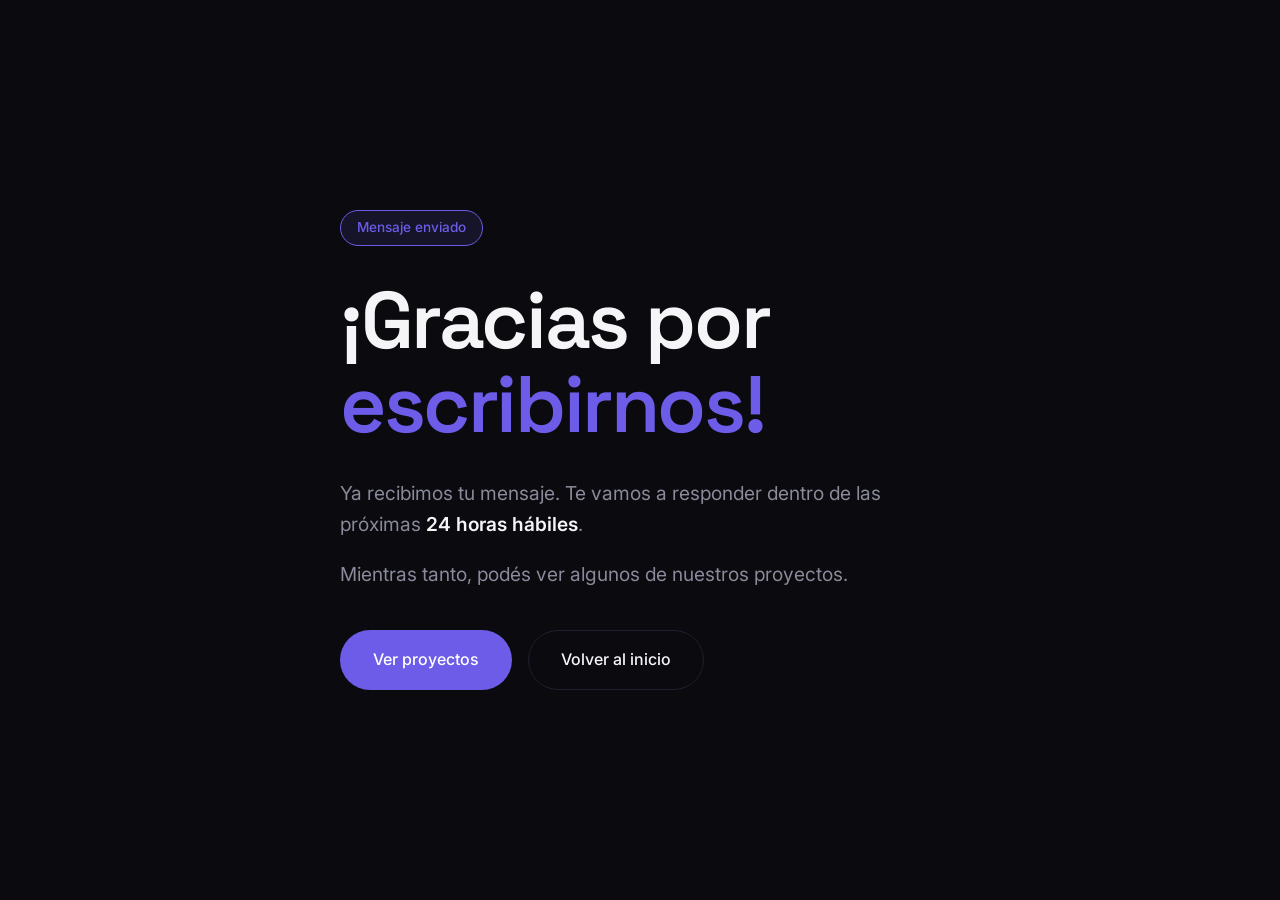
<file: gracias.html>
<!DOCTYPE html>
<html lang="es" data-theme="dark">
<head>
    <meta charset="UTF-8" />
    <meta name="viewport" content="width=device-width, initial-scale=1.0" />

    <title>¡Gracias! · NSK Estudio Digital</title>
    <meta name="description" content="Gracias por escribirnos. Te respondemos a la brevedad." />
    <meta name="robots" content="noindex, follow" />

    <link rel="icon" type="image/svg+xml" href="assets/svg/logo-nsk.svg" />

    <link rel="preconnect" href="https://fonts.googleapis.com">
    <link rel="preconnect" href="https://fonts.gstatic.com" crossorigin>
    <link href="https://fonts.googleapis.com/css2?family=Inter:wght@400;500;600;700&family=Space+Grotesk:wght@500;600;700&display=swap" rel="stylesheet">

    <link rel="stylesheet" href="css/styles.css" />
</head>
<body>

    <main class="thanks-page">
        <div class="container thanks-page__inner">

            <span class="thanks-page__badge">Mensaje enviado</span>

            <h1 class="thanks-page__title">
                ¡Gracias por<br />
                <em>escribirnos!</em>
            </h1>

            <p class="thanks-page__desc">
                Ya recibimos tu mensaje. Te vamos a responder dentro de las próximas <strong>24 horas hábiles</strong>.
            </p>

            <p class="thanks-page__desc">
                Mientras tanto, podés ver algunos de nuestros proyectos.
            </p>

            <div class="thanks-page__actions">
                <a href="index.html#proyectos" class="btn btn--primary btn--lg">Ver proyectos</a>
                <a href="index.html" class="btn btn--ghost btn--lg">Volver al inicio</a>
            </div>

        </div>
    </main>

</body>
</html>
</file>
<file: css/styles.css>
/* ========================================= */
/* ===== RESET & BASE ===== */
/* ========================================= */
*,
*::before,
*::after {
    margin: 0;
    padding: 0;
    box-sizing: border-box;
}

:root {
    --bg: #0A0A0F;
    --bg-alt: #11111A;
    --surface: #15151F;
    --border: #1F1F2E;
    --text: #F5F5F7;
    --text-muted: #8A8A9A;
    --accent: #6C5CE7;
    --accent-hover: #5B4BD6;
    --accent-soft: rgba(108, 92, 231, 0.12);
    --shadow: 0 10px 40px rgba(0, 0, 0, 0.5);

    --font-display: 'Space Grotesk', sans-serif;
    --font-body: 'Inter', sans-serif;

    --radius-sm: 8px;
    --radius: 16px;
    --radius-lg: 24px;
    --transition: 0.3s cubic-bezier(0.4, 0, 0.2, 1);
}

[data-theme="light"] {
    --bg: #FAFAFB;
    --bg-alt: #F2F2F5;
    --surface: #FFFFFF;
    --border: #E5E5EC;
    --text: #0A0A0F;
    --text-muted: #5A5A6A;
    --accent: #6C5CE7;
    --accent-hover: #5B4BD6;
    --accent-soft: rgba(108, 92, 231, 0.08);
    --shadow: 0 10px 40px rgba(10, 10, 15, 0.08);
}

html {
    scroll-behavior: smooth;
    scroll-padding-top: 90px;
}

body {
    font-family: var(--font-body);
    background-color: var(--bg);
    color: var(--text);
    line-height: 1.6;
    -webkit-font-smoothing: antialiased;
    transition: background-color var(--transition), color var(--transition);
    overflow-x: hidden;
}

.container {
    max-width: 1200px;
    margin: 0 auto;
    padding: 0 24px;
}

a {
    color: inherit;
    text-decoration: none;
    transition: var(--transition);
}

ul {
    list-style: none;
}

img {
    display: block;
    max-width: 100%;
    height: auto;
}

h1, h2, h3, h4, h5 {
    font-family: var(--font-display);
    font-weight: 600;
    line-height: 1.1;
    letter-spacing: -0.02em;
}

/* ========================================= */
/* ===== BOTONES ===== */
/* ========================================= */
.btn {
    display: inline-flex;
    align-items: center;
    justify-content: center;
    gap: 8px;
    padding: 14px 28px;
    border-radius: 100px;
    font-family: var(--font-body);
    font-weight: 500;
    font-size: 0.95rem;
    border: 1px solid transparent;
    cursor: pointer;
    transition: var(--transition);
    text-align: center;
    white-space: nowrap;
}

.btn--primary {
    background-color: var(--accent);
    color: #fff;
}
.btn--primary:hover,
.btn--primary:focus {
    background-color: var(--accent-hover);
    transform: translateY(-2px);
    box-shadow: 0 12px 30px var(--accent-soft);
}

.btn--ghost {
    background: transparent;
    color: var(--text);
    border-color: var(--border);
}
.btn--ghost:hover,
.btn--ghost:focus {
    background-color: var(--surface);
    border-color: var(--text-muted);
}

.btn--small {
    padding: 10px 20px;
    font-size: 0.875rem;
}

.btn--lg {
    padding: 16px 32px;
    font-size: 1rem;
}

.btn--full {
    width: 100%;
}

/* ========================================= */
/* ===== HEADER ===== */
/* ========================================= */
.header {
    position: sticky;
    top: 0;
    z-index: 100;
    background-color: transparent;
    border-bottom: 1px solid transparent;
    transition: var(--transition);
}

.header.is-scrolled {
    background-color: rgba(10, 10, 15, 0.75);
    backdrop-filter: blur(20px);
    -webkit-backdrop-filter: blur(20px);
    border-bottom-color: var(--border);
}

[data-theme="light"] .header.is-scrolled {
    background-color: rgba(250, 250, 251, 0.75);
}

.header__inner {
    display: flex;
    align-items: center;
    justify-content: space-between;
    padding: 20px 0;
    gap: 20px;
}

.logo__mark {
    font-family: var(--font-display);
    font-weight: 700;
    font-size: 1.5rem;
    letter-spacing: -0.04em;
    color: var(--text);
    display: inline-block;
}

.nav__list {
    display: flex;
    gap: 32px;
}
.nav__list a {
    font-size: 0.95rem;
    color: var(--text-muted);
    font-weight: 500;
}
.nav__list a:hover,
.nav__list a:focus {
    color: var(--text);
}

.header__actions {
    display: flex;
    align-items: center;
    gap: 12px;
}

.theme-toggle {
    background: none;
    border: 1px solid var(--border);
    color: var(--text-muted);
    cursor: pointer;
    padding: 8px;
    border-radius: 50%;
    display: flex;
    align-items: center;
    justify-content: center;
    transition: var(--transition);
}
.theme-toggle:hover,
.theme-toggle:focus {
    color: var(--text);
    border-color: var(--text-muted);
    transform: rotate(15deg);
}

.hamburger {
    display: none;
    flex-direction: column;
    gap: 5px;
    background: none;
    border: none;
    cursor: pointer;
    padding: 8px;
}
.hamburger span {
    width: 24px;
    height: 2px;
    background-color: var(--text);
    border-radius: 4px;
    transition: var(--transition);
}
.hamburger.is-active span:nth-child(1) {
    transform: rotate(45deg) translate(5px, 5px);
}
.hamburger.is-active span:nth-child(2) {
    opacity: 0;
}
.hamburger.is-active span:nth-child(3) {
    transform: rotate(-45deg) translate(5px, -5px);
}

.mobile-menu {
    display: none;
    flex-direction: column;
    background-color: var(--surface);
    border-top: 1px solid var(--border);
    padding: 20px 24px;
}
.mobile-menu.is-open {
    display: flex;
}
.mobile-menu a {
    padding: 14px 0;
    font-weight: 500;
    color: var(--text);
    border-bottom: 1px solid var(--border);
}
.mobile-menu a:last-child {
    border-bottom: none;
}

/* ========================================= */
/* ===== HERO ===== */
/* ========================================= */
.hero {
    position: relative;
    min-height: 90vh;
    display: flex;
    align-items: center;
    padding: 60px 0 100px;
}

.hero__inner {
    max-width: 900px;
}

.hero__badge {
    display: inline-block;
    padding: 6px 16px;
    border: 1px solid var(--border);
    border-radius: 100px;
    font-size: 0.85rem;
    color: var(--text-muted);
    margin-bottom: 32px;
    font-weight: 500;
}

.hero__title {
    font-size: clamp(2.5rem, 7vw, 5.5rem);
    font-weight: 600;
    line-height: 1.05;
    letter-spacing: -0.03em;
    margin-bottom: 32px;
}

.hero__title em {
    font-style: normal;
    color: var(--accent);
    position: relative;
    display: inline-block;
}

.hero__desc {
    font-size: clamp(1.05rem, 1.5vw, 1.25rem);
    color: var(--text-muted);
    max-width: 600px;
    margin-bottom: 40px;
    line-height: 1.5;
}

.hero__actions {
    display: flex;
    gap: 16px;
    flex-wrap: wrap;
}

.hero__scroll-hint {
    position: absolute;
    bottom: 40px;
    left: 50%;
    transform: translateX(-50%);
    width: 24px;
    height: 40px;
    border: 2px solid var(--border);
    border-radius: 100px;
    display: flex;
    justify-content: center;
    padding-top: 8px;
}

.hero__scroll-hint span {
    width: 4px;
    height: 8px;
    background: var(--accent);
    border-radius: 100px;
    animation: scrollHint 1.8s infinite;
}

@keyframes scrollHint {
    0% { opacity: 0; transform: translateY(0); }
    50% { opacity: 1; }
    100% { opacity: 0; transform: translateY(12px); }
}

/* ========================================= */
/* ===== SECCIONES BASE ===== */
/* ========================================= */
.section {
    padding: 100px 0;
}
.section--alt {
    background-color: var(--bg-alt);
}

.section__header {
    margin-bottom: 60px;
    max-width: 720px;
}

.section__eyebrow {
    display: inline-block;
    font-size: 0.85rem;
    color: var(--accent);
    font-weight: 500;
    text-transform: uppercase;
    letter-spacing: 0.1em;
    margin-bottom: 16px;
}

.section__title {
    font-size: clamp(2rem, 4.5vw, 3.5rem);
    font-weight: 600;
    letter-spacing: -0.02em;
}

.section__subtitle {
    margin-top: 16px;
    font-size: 1.1rem;
    color: var(--text-muted);
}

/* ========================================= */
/* ===== PROBLEMA ===== */
/* ========================================= */
.section--problem {
    padding: 100px 0;
}

.section--problem .section__title {
    margin-bottom: 48px;
}

.problem-list {
    display: grid;
    gap: 20px;
    margin-bottom: 48px;
    max-width: 800px;
}

.problem-list li {
    padding: 24px 28px;
    border-left: 3px solid var(--accent);
    background: var(--surface);
    border-radius: 0 var(--radius) var(--radius) 0;
    font-size: 1.1rem;
    color: var(--text);
}

.problem-close {
    font-size: clamp(1.3rem, 2.5vw, 1.8rem);
    color: var(--text-muted);
    font-family: var(--font-display);
    line-height: 1.3;
    max-width: 700px;
}

.problem-close strong {
    color: var(--text);
    font-weight: 600;
}

/* ========================================= */
/* ===== SERVICIOS ===== */
/* ========================================= */
.services-grid {
    display: grid;
    grid-template-columns: repeat(auto-fit, minmax(280px, 1fr));
    gap: 24px;
}

.service {
    padding: 40px 32px;
    background-color: var(--surface);
    border: 1px solid var(--border);
    border-radius: var(--radius-lg);
    transition: var(--transition);
    position: relative;
    overflow: hidden;
}

.service:hover {
    transform: translateY(-6px);
    border-color: var(--accent);
    box-shadow: var(--shadow);
}

.service__number {
    font-family: var(--font-display);
    font-size: 0.9rem;
    color: var(--accent);
    font-weight: 500;
    display: block;
    margin-bottom: 24px;
}

.service__title {
    font-size: 1.5rem;
    margin-bottom: 12px;
}

.service__desc {
    color: var(--text-muted);
    font-size: 0.98rem;
    line-height: 1.6;
}

/* ========================================= */
/* ===== PROYECTOS (BASE) ===== */
/* ========================================= */
.projects-grid {
    display: grid;
    grid-template-columns: repeat(2, 1fr);
    gap: 40px;
}

.project {
    display: block;
    transition: var(--transition);
}

.project:hover {
    transform: translateY(-6px);
}

.project__info {
    margin-top: 20px;
}

.project__info h3 {
    font-size: 1.3rem;
    margin-bottom: 4px;
    color: var(--text);
}

.project__info span {
    font-size: 0.9rem;
    color: var(--text-muted);
}

/* ============================================ */
/* ===== PROYECTO 1: HIDRO (AHORA CON IMAGEN) ==== */
/* ============================================ */
.browser {
    border-radius: var(--radius);
    overflow: hidden;
    border: 1px solid var(--border);
    background-color: var(--surface);
    box-shadow: var(--shadow);
    transition: var(--transition);
}

.project--browser:hover .browser {
    border-color: var(--accent);
}

.browser__bar {
    display: flex;
    align-items: center;
    gap: 8px;
    padding: 12px 16px;
    background-color: var(--bg-alt);
    border-bottom: 1px solid var(--border);
}

.browser__dot {
    width: 10px;
    height: 10px;
    border-radius: 50%;
    flex-shrink: 0;
}

.browser__dot:nth-child(1) { background-color: #FF5F57; }
.browser__dot:nth-child(2) { background-color: #FEBC2E; }
.browser__dot:nth-child(3) { background-color: #28C840; }

.browser__url {
    margin-left: 12px;
    font-size: 0.75rem;
    color: var(--text-muted);
    font-family: var(--font-body);
    overflow: hidden;
    white-space: nowrap;
    text-overflow: ellipsis;
}

.browser__viewport {
    aspect-ratio: 16 / 10;
    overflow: hidden;
    position: relative;
    background: #0F2742; /* Color de fondo por si la imagen tarda en cargar */
}

/* Estilo para la imagen real dentro del navegador */
.browser__img {
    width: 100%;
    height: 100%;
    object-fit: cover; /* Asegura que la imagen cubra todo el espacio */
    object-position: top center; /* Centra la imagen en la parte superior */
    display: block;
    transition: transform 0.6s ease;
}

/* Efecto de zoom suave al pasar el mouse */
.project--browser:hover .browser__img {
    transform: scale(1.03);
}

/* ============================================ */
/* ===== PROYECTO 2: ALTURA (mockup celular) ==== */
/* ============================================ */
.project--phone {
    padding: 40px 32px;
    background-color: var(--surface);
    border: 1px solid var(--border);
    border-radius: var(--radius-lg);
    transition: var(--transition);
}

.project--phone:hover {
    border-color: var(--accent);
    box-shadow: var(--shadow);
}

.phone-layout {
    display: grid;
    grid-template-columns: 1fr 1fr;
    gap: 32px;
    align-items: center;
}

.phone {
    width: 100%;
    max-width: 220px;
    margin: 0 auto;
    aspect-ratio: 9 / 19;
    background: #1A1A1A;
    border-radius: 32px;
    padding: 10px;
    position: relative;
    box-shadow:
        0 0 0 2px #2A2A2A,
        0 0 0 4px #1A1A1A,
        0 20px 50px rgba(0, 0, 0, 0.5);
}

.phone__notch {
    position: absolute;
    top: 14px;
    left: 50%;
    transform: translateX(-50%);
    width: 60px;
    height: 6px;
    background: #0A0A0A;
    border-radius: 100px;
    z-index: 2;
}

.phone__screen {
    width: 100%;
    height: 100%;
    background: #F5E6D3;
    border-radius: 24px;
    overflow: hidden;
    display: flex;
    flex-direction: column;
}

.phone__header {
    position: relative;
    height: 45%;
    overflow: hidden;
}

.phone__header img {
    width: 100%;
    height: 100%;
    object-fit: cover;
}

.phone__overlay {
    position: absolute;
    inset: 0;
    background: linear-gradient(180deg, rgba(74, 46, 26, 0.2) 0%, rgba(74, 46, 26, 0.7) 100%);
}

.phone__logo {
    position: absolute;
    top: 30px;
    left: 50%;
    transform: translateX(-50%);
    color: #F5E6D3;
    font-family: var(--font-display);
    font-weight: 700;
    font-size: 1.1rem;
    letter-spacing: 0.15em;
    z-index: 2;
}

.phone__content {
    flex: 1;
    padding: 16px;
    display: flex;
    flex-direction: column;
    gap: 6px;
    background: #F5E6D3;
    color: #4A2E1A;
}

.phone__content h5 {
    font-family: var(--font-display);
    font-size: 1rem;
    font-weight: 700;
    line-height: 1.1;
    color: #6F4E37;
}

.phone__content p {
    font-size: 0.7rem;
    color: #4A2E1A;
    opacity: 0.7;
}

.phone__cta {
    display: inline-block;
    align-self: flex-start;
    background: #6F4E37;
    color: #F5E6D3;
    font-size: 0.65rem;
    padding: 5px 12px;
    border-radius: 100px;
    font-weight: 600;
    margin-top: 4px;
}

.phone__cards {
    display: grid;
    grid-template-columns: repeat(3, 1fr);
    gap: 6px;
    margin-top: auto;
}

.phone__cards span {
    height: 28px;
    border-radius: 6px;
    background: #6F4E37;
    opacity: 0.15;
}

.project__details {
    display: flex;
    flex-direction: column;
    gap: 8px;
}

.project__details h3 {
    font-size: 1.5rem;
    color: var(--text);
}

.project__category {
    font-size: 0.9rem;
    color: var(--text-muted);
}

.project__features {
    margin-top: 12px;
    display: flex;
    flex-direction: column;
    gap: 8px;
}

.project__features li {
    font-size: 0.9rem;
    color: var(--text-muted);
    padding-left: 20px;
    position: relative;
}

.project__features li::before {
    content: '→';
    position: absolute;
    left: 0;
    color: var(--accent);
    font-weight: 600;
}

/* ============================================ */
/* ===== PROYECTO 3: VÉRTICE (hero full) ======= */
/* ============================================ */
.project--hero-full .hero-full {
    position: relative;
    aspect-ratio: 4 / 3;
    border-radius: var(--radius);
    overflow: hidden;
    border: 1px solid var(--border);
    transition: var(--transition);
}

.project--hero-full:hover .hero-full {
    border-color: var(--accent);
    box-shadow: var(--shadow);
}

.hero-full img {
    width: 100%;
    height: 100%;
    object-fit: cover;
    transition: transform 0.6s ease;
}

.project--hero-full:hover .hero-full img {
    transform: scale(1.05);
}

.hero-full__overlay {
    position: absolute;
    inset: 0;
    background: linear-gradient(180deg, rgba(0, 0, 0, 0.1) 0%, rgba(0, 0, 0, 0.7) 100%);
}

.hero-full__content {
    position: absolute;
    left: 32px;
    right: 32px;
    bottom: 32px;
    display: flex;
    flex-direction: column;
    gap: 12px;
    color: #FFFFFF;
    z-index: 2;
}

.hero-full__logo {
    font-family: var(--font-display);
    font-weight: 700;
    font-size: 0.85rem;
    letter-spacing: 0.2em;
    color: #FFFFFF;
    opacity: 0.9;
}

.hero-full__content h4 {
    font-family: var(--font-display);
    font-size: clamp(1.4rem, 3vw, 2rem);
    font-weight: 700;
    line-height: 1.05;
    color: #FFFFFF;
}

.hero-full__cta {
    align-self: flex-start;
    background: #FFFFFF;
    color: #0A0A0A;
    font-size: 0.7rem;
    padding: 6px 14px;
    border-radius: 100px;
    font-weight: 600;
}

/* ============================================ */
/* ===== PROYECTO 4: RAÍZ (tienda) ============= */
/* ============================================ */
.project--shop .shop {
    border-radius: var(--radius);
    overflow: hidden;
    border: 1px solid var(--border);
    background-color: var(--surface);
    transition: var(--transition);
}

.project--shop:hover .shop {
    border-color: var(--accent);
    box-shadow: var(--shadow);
}

.shop__header {
    position: relative;
    aspect-ratio: 16 / 9;
    overflow: hidden;
}

.shop__header img {
    width: 100%;
    height: 100%;
    object-fit: cover;
    transition: transform 0.6s ease;
}

.project--shop:hover .shop__header img {
    transform: scale(1.05);
}

.shop__overlay {
    position: absolute;
    inset: 0;
    background: linear-gradient(180deg, rgba(58, 74, 42, 0.2) 0%, rgba(58, 74, 42, 0.85) 100%);
}

.shop__logo {
    position: absolute;
    left: 24px;
    bottom: 20px;
    font-family: var(--font-display);
    font-weight: 700;
    font-size: 1.1rem;
    letter-spacing: 0.1em;
    color: #F0EFE5;
    z-index: 2;
}

.shop__badge {
    position: absolute;
    top: 20px;
    right: 20px;
    background: rgba(240, 239, 229, 0.9);
    color: #3A4A2A;
    font-size: 0.7rem;
    padding: 4px 12px;
    border-radius: 100px;
    font-weight: 600;
    z-index: 2;
}

.shop__products {
    padding: 20px 24px;
    display: grid;
    grid-template-columns: repeat(3, 1fr);
    gap: 12px;
}

.shop__product {
    display: flex;
    flex-direction: column;
    align-items: center;
    gap: 6px;
    padding: 16px 8px;
    background: var(--bg-alt);
    border-radius: var(--radius);
    transition: var(--transition);
}

.project--shop:hover .shop__product {
    background: var(--accent-soft);
}

.shop__icon {
    font-size: 1.5rem;
    line-height: 1;
}

.shop__name {
    font-size: 0.75rem;
    color: var(--text-muted);
    font-weight: 500;
}

/* ============================================ */
/* ===== PROYECTO 5: BRASA BURGER ============= */
/* ============================================ */
.project--burger .burger {
    border-radius: var(--radius);
    overflow: hidden;
    border: 1px solid var(--border);
    background-color: var(--surface);
    transition: var(--transition);
}

.project--burger:hover .burger {
    border-color: var(--accent);
    box-shadow: var(--shadow);
}

.burger__header {
    position: relative;
    aspect-ratio: 16 / 9;
    overflow: hidden;
}

.burger__header img {
    width: 100%;
    height: 100%;
    object-fit: cover;
    transition: transform 0.6s ease;
}

.project--burger:hover .burger__header img {
    transform: scale(1.05);
}

.burger__overlay {
    position: absolute;
    inset: 0;
    background: linear-gradient(180deg, rgba(0, 0, 0, 0.1) 0%, rgba(0, 0, 0, 0.7) 100%);
}

.burger__logo {
    position: absolute;
    left: 24px;
    bottom: 20px;
    font-family: var(--font-display);
    font-weight: 700;
    font-size: 1.3rem;
    letter-spacing: 0.1em;
    color: #FFFFFF;
    z-index: 2;
}

.burger__menu {
    padding: 20px 24px;
    display: grid;
    grid-template-columns: repeat(4, 1fr);
    gap: 10px;
}

.burger__item {
    display: flex;
    flex-direction: column;
    align-items: center;
    gap: 6px;
    padding: 14px 6px;
    background: var(--bg-alt);
    border-radius: var(--radius-sm);
    transition: var(--transition);
}

.project--burger:hover .burger__item {
    background: var(--accent-soft);
}

.burger__icon {
    font-size: 1.4rem;
    line-height: 1;
}

.burger__name {
    font-size: 0.72rem;
    color: var(--text-muted);
    font-weight: 500;
}

/* ============================================ */
/* ===== PROYECTO 6: CORTE FINO =============== */
/* ============================================ */
.project--barber .barber {
    display: grid;
    grid-template-columns: 1fr 1fr;
    border-radius: var(--radius);
    overflow: hidden;
    border: 1px solid var(--border);
    background-color: var(--surface);
    transition: var(--transition);
    aspect-ratio: 16 / 10;
}

.project--barber:hover .barber {
    border-color: var(--accent);
    box-shadow: var(--shadow);
}

.barber__photo {
    position: relative;
    overflow: hidden;
}

.barber__photo img {
    width: 100%;
    height: 100%;
    object-fit: cover;
    transition: transform 0.6s ease;
}

.project--barber:hover .barber__photo img {
    transform: scale(1.05);
}

.barber__overlay {
    position: absolute;
    inset: 0;
    background: linear-gradient(135deg, rgba(108, 92, 231, 0.3) 0%, rgba(0, 0, 0, 0.5) 100%);
}

.barber__info {
    padding: 32px 28px;
    display: flex;
    flex-direction: column;
    justify-content: center;
    gap: 16px;
}

.barber__logo {
    font-family: var(--font-display);
    font-weight: 700;
    font-size: 1.1rem;
    letter-spacing: 0.15em;
    color: var(--text);
}

.barber__services {
    display: flex;
    flex-direction: column;
    gap: 8px;
}

.barber__services li {
    font-size: 0.95rem;
    color: var(--text-muted);
    padding-left: 20px;
    position: relative;
}

.barber__services li::before {
    content: '→';
    position: absolute;
    left: 0;
    color: var(--accent);
    font-weight: 600;
}

.barber__cta {
    align-self: flex-start;
    background: var(--accent);
    color: #fff;
    font-size: 0.8rem;
    padding: 8px 18px;
    border-radius: 100px;
    font-weight: 600;
    margin-top: 8px;
}

/* ============================================ */
/* ===== PROYECTO 7: EL MAYORISTA ============= */
/* ============================================ */
.project--mayorista .mayorista {
    border-radius: var(--radius);
    overflow: hidden;
    border: 1px solid var(--border);
    background-color: var(--surface);
    transition: var(--transition);
    padding: 28px 24px;
    display: flex;
    flex-direction: column;
    gap: 20px;
}

.project--mayorista:hover .mayorista {
    border-color: var(--accent);
    box-shadow: var(--shadow);
}

.mayorista__header {
    display: flex;
    flex-direction: column;
    gap: 4px;
}

.mayorista__logo {
    font-family: var(--font-display);
    font-weight: 700;
    font-size: 1.2rem;
    letter-spacing: 0.05em;
    color: var(--text);
}

.mayorista__subtitle {
    font-size: 0.85rem;
    color: var(--text-muted);
}

.mayorista__search {
    display: flex;
    align-items: center;
    gap: 10px;
    padding: 12px 16px;
    background: var(--bg-alt);
    border-radius: 100px;
    border: 1px solid var(--border);
}

.mayorista__search-icon {
    font-size: 1rem;
    opacity: 0.6;
}

.mayorista__search-text {
    font-size: 0.9rem;
    color: var(--text-muted);
}

.mayorista__categories {
    display: grid;
    grid-template-columns: repeat(4, 1fr);
    gap: 10px;
}

.mayorista__cat {
    display: flex;
    flex-direction: column;
    align-items: center;
    gap: 6px;
    padding: 16px 6px;
    background: var(--bg-alt);
    border-radius: var(--radius-sm);
    transition: var(--transition);
}

.project--mayorista:hover .mayorista__cat {
    background: var(--accent-soft);
}

.mayorista__cat span:first-child {
    font-size: 1.4rem;
    line-height: 1;
}

.mayorista__cat span:last-child {
    font-size: 0.75rem;
    color: var(--text-muted);
    font-weight: 500;
}

/* ========================================= */
/* ===== PROCESO ===== */
/* ========================================= */
.process-grid {
    display: grid;
    grid-template-columns: repeat(auto-fit, minmax(220px, 1fr));
    gap: 32px;
}

.process-step__number {
    font-family: var(--font-display);
    font-size: 3rem;
    font-weight: 600;
    color: var(--accent);
    display: block;
    margin-bottom: 16px;
    line-height: 1;
}

.process-step h3 {
    font-size: 1.25rem;
    margin-bottom: 8px;
}

.process-step p {
    color: var(--text-muted);
    font-size: 0.95rem;
}

/* ========================================= */
/* ===== TESTIMONIOS ===== */
/* ========================================= */
.testimonials {
    display: grid;
    grid-template-columns: repeat(auto-fit, minmax(300px, 1fr));
    gap: 24px;
}

.testimonial {
    padding: 40px 32px;
    background-color: var(--surface);
    border: 1px solid var(--border);
    border-radius: var(--radius-lg);
}

.testimonial p {
    font-size: 1.1rem;
    color: var(--text);
    margin-bottom: 24px;
    line-height: 1.6;
}

.testimonial footer {
    display: flex;
    flex-direction: column;
    gap: 2px;
}

.testimonial footer strong {
    font-weight: 600;
    font-size: 1rem;
}

.testimonial footer span {
    font-size: 0.875rem;
    color: var(--text-muted);
}

/* ========================================= */
/* ===== FAQ ===== */
/* ========================================= */
.faq {
    max-width: 800px;
    display: grid;
    gap: 12px;
}

.faq__item {
    background-color: var(--surface);
    border: 1px solid var(--border);
    border-radius: var(--radius);
    padding: 20px 24px;
    cursor: pointer;
    transition: var(--transition);
}

.faq__item[open] {
    border-color: var(--accent);
}

.faq__item summary {
    font-weight: 500;
    font-size: 1.05rem;
    list-style: none;
    cursor: pointer;
    display: flex;
    justify-content: space-between;
    align-items: center;
    gap: 16px;
}

.faq__item summary::-webkit-details-marker {
    display: none;
}

.faq__item summary::after {
    content: '+';
    font-size: 1.5rem;
    color: var(--accent);
    transition: var(--transition);
    line-height: 1;
}

.faq__item[open] summary::after {
    transform: rotate(45deg);
}

.faq__item p {
    margin-top: 16px;
    color: var(--text-muted);
    font-size: 0.98rem;
}

/* ========================================= */
/* ===== CONTACTO ===== */
/* ========================================= */
.section--contact {
    padding: 100px 0 120px;
}

.contact-form {
    max-width: 600px;
    display: grid;
    gap: 24px;
}

.form-group {
    display: flex;
    flex-direction: column;
    gap: 8px;
}

.form-group label {
    font-size: 0.9rem;
    font-weight: 500;
    color: var(--text-muted);
}

.form-group input,
.form-group textarea {
    padding: 16px 20px;
    border-radius: var(--radius);
    border: 1px solid var(--border);
    background-color: var(--surface);
    color: var(--text);
    font-family: var(--font-body);
    font-size: 1rem;
    transition: var(--transition);
    resize: vertical;
}

.form-group input:focus,
.form-group textarea:focus {
    outline: none;
    border-color: var(--accent);
    box-shadow: 0 0 0 3px var(--accent-soft);
}

/* ========================================= */
/* ===== ESTADO DEL FORMULARIO ===== */
/* ========================================= */
.form-status {
    margin-top: 4px;
    font-size: 0.95rem;
    min-height: 1.4em;
    transition: var(--transition);
}

.form-status.is-loading {
    color: var(--text-muted);
}

.form-status.is-success {
    color: #28C840;
    font-weight: 500;
}

.form-status.is-error {
    color: #FF5F57;
    font-weight: 500;
}

/* ========================================= */
/* ===== FOOTER ===== */
/* ========================================= */
.footer {
    border-top: 1px solid var(--border);
    padding: 48px 0 32px;
    background-color: var(--bg);
}

.footer__inner {
    display: flex;
    flex-direction: column;
    gap: 32px;
}

.footer__brand {
    display: flex;
    align-items: center;
    gap: 20px;
    flex-wrap: wrap;
}

.footer__tagline {
    font-size: 0.9rem;
    color: var(--text-muted);
}

.footer__nav {
    display: flex;
    gap: 24px;
    flex-wrap: wrap;
}

.footer__nav a {
    font-size: 0.9rem;
    color: var(--text-muted);
}

.footer__nav a:hover,
.footer__nav a:focus {
    color: var(--text);
}

.footer__copy {
    font-size: 0.85rem;
    color: var(--text-muted);
    padding-top: 24px;
    border-top: 1px solid var(--border);
}

/* ========================================= */
/* ===== PÁGINA DE GRACIAS ===== */
/* ========================================= */
.thanks-page {
    min-height: 100vh;
    display: flex;
    align-items: center;
    justify-content: center;
    padding: 60px 0;
    background-color: var(--bg);
}

.thanks-page__inner {
    max-width: 720px;
    text-align: left;
}

.thanks-page__badge {
    display: inline-block;
    padding: 6px 16px;
    border: 1px solid var(--accent);
    border-radius: 100px;
    font-size: 0.85rem;
    color: var(--accent);
    margin-bottom: 32px;
    font-weight: 500;
    background-color: var(--accent-soft);
}

.thanks-page__title {
    font-size: clamp(2.5rem, 7vw, 5rem);
    font-weight: 600;
    line-height: 1.05;
    letter-spacing: -0.03em;
    margin-bottom: 32px;
}

.thanks-page__title em {
    font-style: normal;
    color: var(--accent);
}

.thanks-page__desc {
    font-size: clamp(1.05rem, 1.5vw, 1.2rem);
    color: var(--text-muted);
    max-width: 600px;
    margin-bottom: 20px;
    line-height: 1.6;
}

.thanks-page__desc strong {
    color: var(--text);
    font-weight: 600;
}

.thanks-page__actions {
    display: flex;
    gap: 16px;
    flex-wrap: wrap;
    margin-top: 40px;
}

/* ========================================= */
/* ===== ANIMACIONES AL SCROLL ===== */
/* ========================================= */
[data-animate] {
    opacity: 0;
    transform: translateY(30px);
    transition: opacity 0.8s ease, transform 0.8s ease;
}

[data-animate].is-visible {
    opacity: 1;
    transform: translateY(0);
}

/* ========================================= */
/* ===== RESPONSIVE ===== */
/* ========================================= */
@media (max-width: 900px) {
    .nav {
        display: none;
    }
    .hamburger {
        display: flex;
    }
    .header__actions .btn--small {
        display: none;
    }
    .hero {
        min-height: 80vh;
        padding: 40px 0 80px;
    }
    .section {
        padding: 72px 0;
    }
    .section--problem,
    .section--contact {
        padding: 72px 0;
    }
    .process-grid {
        grid-template-columns: repeat(2, 1fr);
    }
    .footer__inner {
        flex-direction: column;
        align-items: flex-start;
    }
    .projects-grid {
        grid-template-columns: 1fr;
        gap: 48px;
    }
    .phone-layout {
        grid-template-columns: 1fr;
    }
    .phone {
        max-width: 200px;
    }
}

@media (max-width: 600px) {
    .hero__title {
        font-size: clamp(2rem, 9vw, 3rem);
    }
    .hero__actions .btn {
        width: 100%;
        justify-content: center;
    }
    .section__title {
        font-size: clamp(1.75rem, 7vw, 2.5rem);
    }
    .problem-list li {
        padding: 20px 22px;
        font-size: 1rem;
    }
    .process-grid {
        grid-template-columns: 1fr;
    }
    .footer__nav {
        gap: 16px;
    }
    .browser__viewport {
        aspect-ratio: 4 / 3;
    }
    .mini__hero h4 {
        font-size: 1rem;
    }
    .project--phone {
        padding: 24px 20px;
    }
    .hero-full__content {
        left: 20px;
        right: 20px;
        bottom: 20px;
    }
    .shop__logo {
        left: 16px;
        bottom: 14px;
    }
    .shop__badge {
        top: 14px;
        right: 14px;
    }
    .thanks-page__actions .btn {
        width: 100%;
        justify-content: center;
    }
    .burger__menu {
        grid-template-columns: repeat(2, 1fr);
    }
    .project--barber .barber {
        grid-template-columns: 1fr;
        aspect-ratio: auto;
    }
    .barber__photo {
        aspect-ratio: 16 / 9;
    }
    .barber__info {
        padding: 24px 20px;
    }
    .mayorista__categories {
        grid-template-columns: repeat(2, 1fr);
    }
}

/* ========================================= */
/* ===== ACCESIBILIDAD ===== */
/* ========================================= */
@media (prefers-reduced-motion: reduce) {
    *,
    *::before,
    *::after {
        animation-duration: 0.01ms !important;
        animation-iteration-count: 1 !important;
        transition-duration: 0.01ms !important;
        scroll-behavior: auto !important;
    }
    [data-animate] {
        opacity: 1;
        transform: none;
    }
}
</file>
